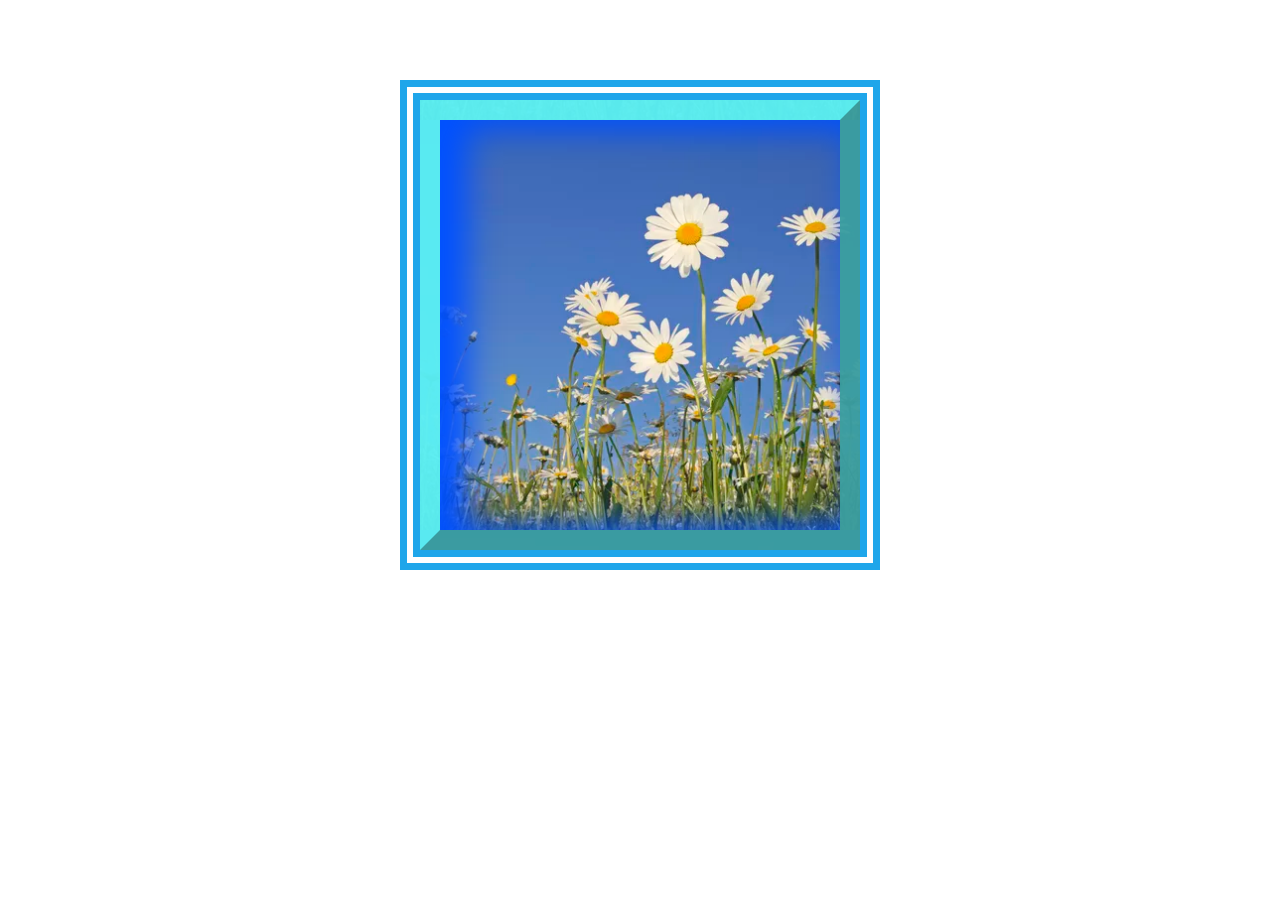
<file: BoxModel/index.html>
<!DOCTYPE html>
<html lang="pt">

<head>
    <meta charset="UTF-8">
    <meta name="viewport" content="width=device-width, initial-scale=1.0">
    <title>Atividade-Box Model</title>
</head>
<style>    
    div {
    height: 400px;
    width: 400px;
    border-width: 20px;
    border-style: outset;
    border-color: rgba(91, 240, 245, 0.96);

     background-image:url(saiba-como-cultivar-margaridas-no-seu-vaso-ou-jardim.webp);
     box-shadow: inset 20px 2px 33px 9px rgb(0, 81, 255);
    background-size: cover;

    padding-top: 10px;
    margin: auto;
    margin-top: 100px;

    outline-width: 20px;
    outline-style: double;
    outline-color: #0fa0e9ee;
    }
</style>

<body>
<div></div>
</body>

</html>
</file>
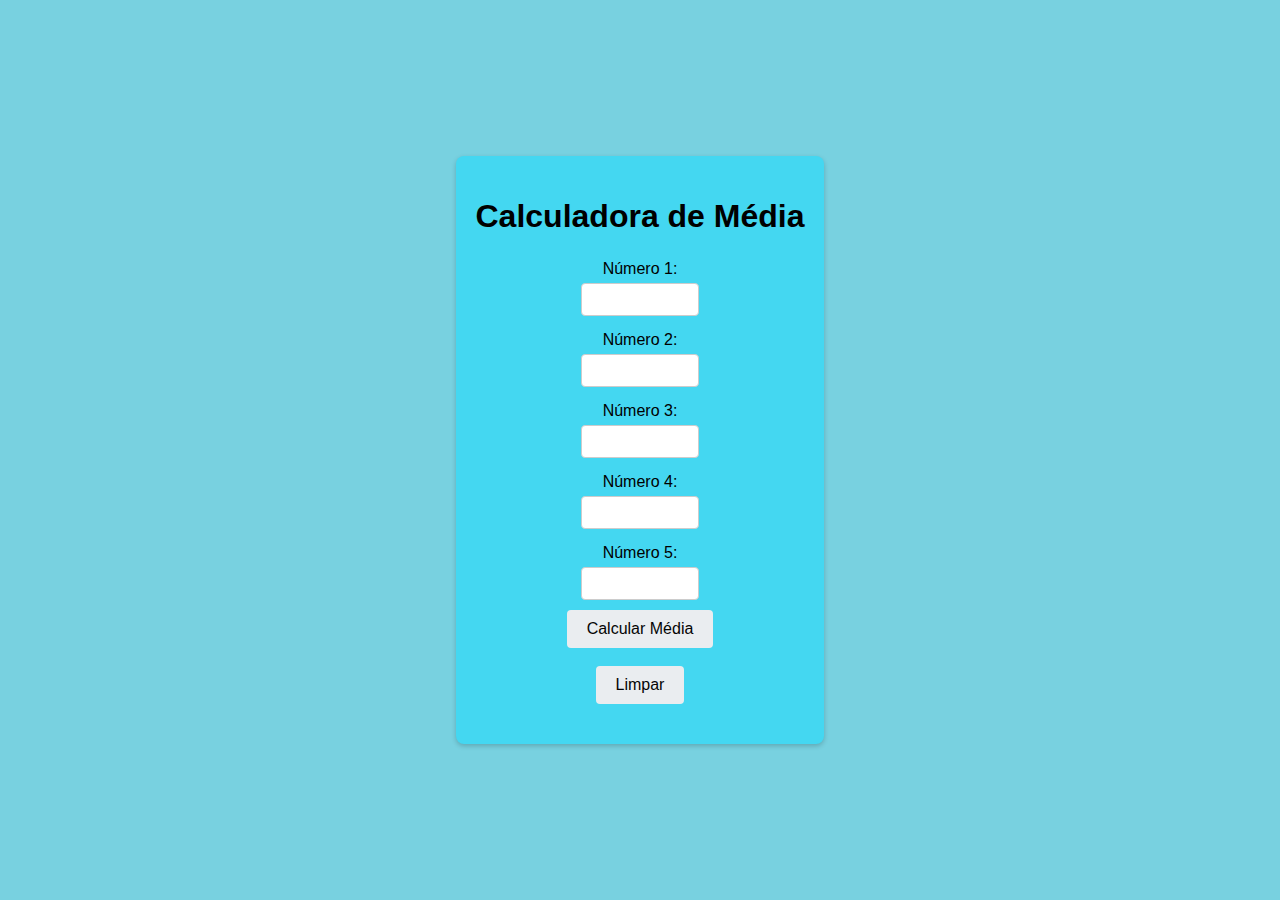
<file: Funcoes/index.html>
<!DOCTYPE html>
<html lang="en">
<head>
    <meta charset="UTF-8">
    <meta name="viewport" content="width=device-width, initial-scale=1.0">
    <title>Calculadora</title>
    <link rel="stylesheet" href="style.css">
</head>
<body>
    <div class="container">
        <h1>Calculadora de Média </h1>
        <form id="mediaForm">
            <label for="num1">Número 1:</label>
            <input type="number" id="num1" required>
            <label for="num2">Número 2:</label>
            <input type="number" id="num2" required>
            <label for="num3">Número 3:</label>
            <input type="number" id="num3" required>
            <label for="num4">Número 4:</label>
            <input type="number" id="num4" required>
            <label for="num5">Número 5:</label>
            <input type="number" id="num5" required>
            <button type="button" onclick="calcularMedia()">Calcular Média</button>
            <br>
            <button class="btnLimpar" type="button" onclick="limparMedia()">Limpar</button>
        </form>
        <p id="resultado"></p>
    </div>
    <script src="script.js"></script>
</body>
</html>
</file>
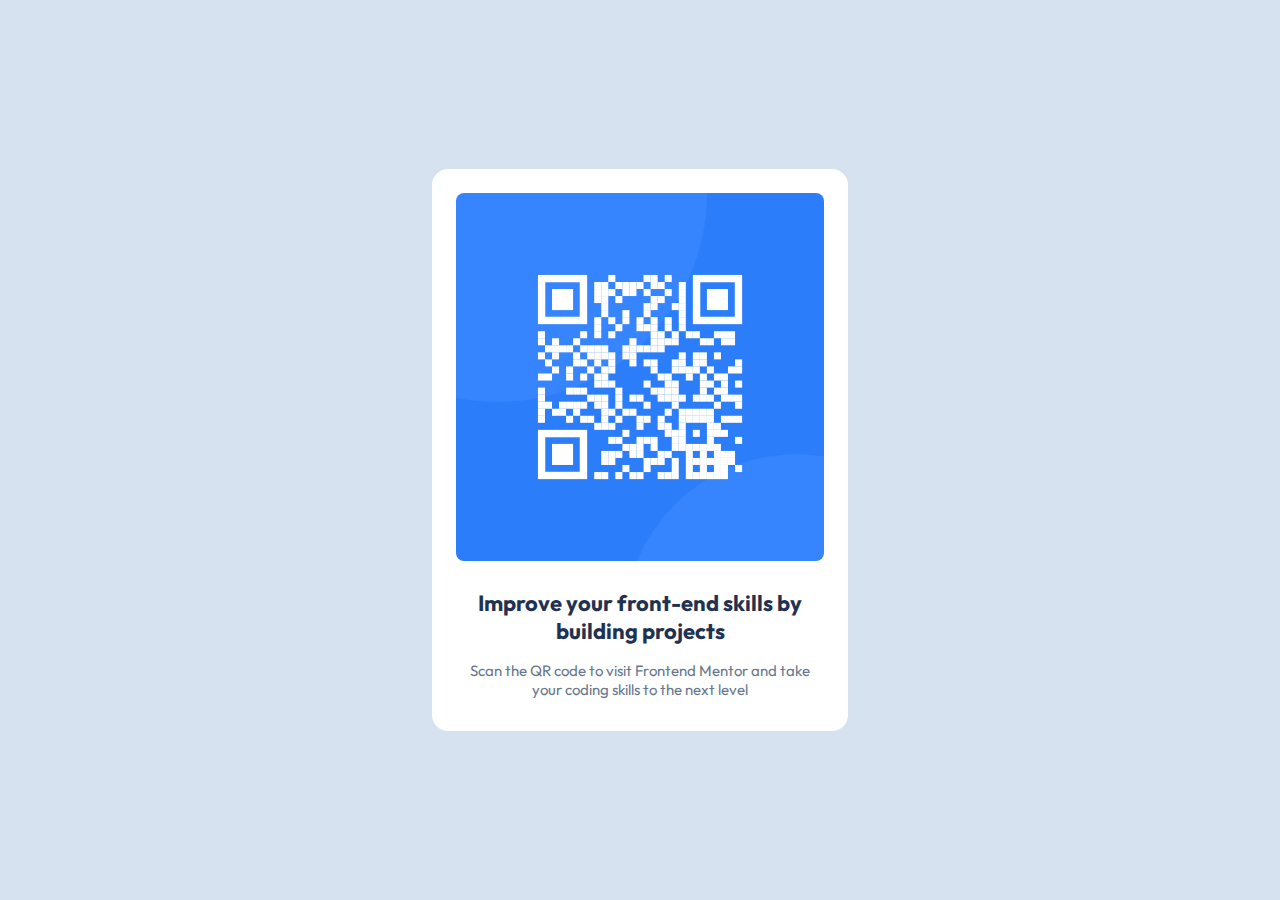
<file: QrCodeDescodificadas/index.html>
<!DOCTYPE html>
<html lang="pt-br">
<head> 
  <link rel="preconnect" href="https://fonts.gstatic.com" crossorigin>
  <meta charset="UTF-8">
  <meta name="viewport" content="width=device-width, initial-scale=1.0">
  <link rel="preconnect" href="https://fonts.googleapis.com">
  <link href="https://fonts.googleapis.com/css2?family=Outfit&display=swap" rel="stylesheet">
  <link rel="icon" type="image/png" sizes="32x32" href="./images/favicon-32x32.png">
  <link rel="stylesheet" href="style.css">
  <title>Frontend Mentor | QR code component</title>

</head>
<body>
<main>
  <img src="images/image-qr-code.png" alt="qr-code">
  <section>
    <h1>Improve your front-end skills by building projects</h1>
    <span class="descripiton">Scan the QR code to visit Frontend Mentor and take your coding skills to the next level</span>
  </section>
</main>
</body>
</html>
</file>
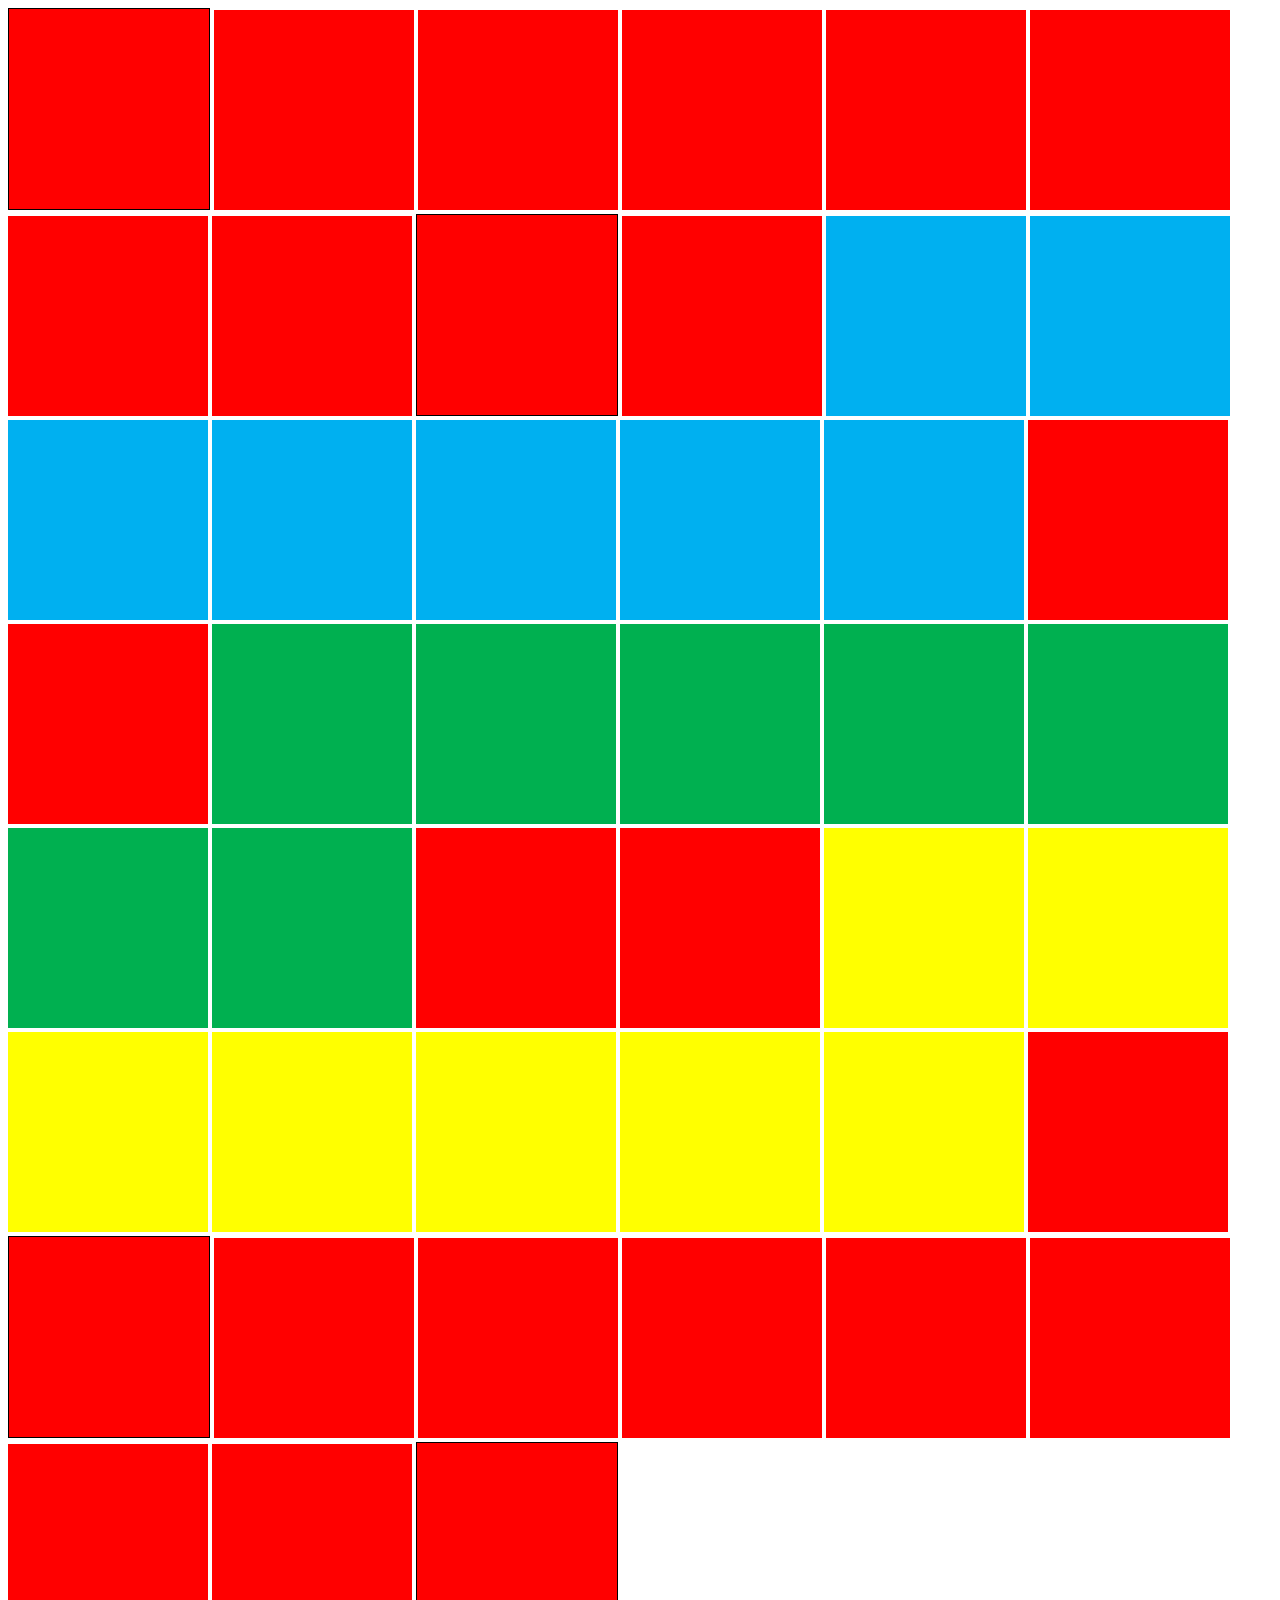
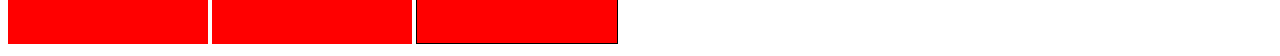
<file: Seletores/index.html>
<!DOCTYPE html>
<html lang="en">

<head>
    <meta charset="UTF-8">
    <meta name="viewport" content="width=device-width, initial-scale=1.0">
    <title>Descodificadas-Seletores</title>
</head>

<body>
    <div class="border"></div>
    <div class="red"></div>
    <div class="red"></div>
    <div class="red"></div>
    <div class="red"></div>
    <div class="red"></div>
    <div class="red"></div>
    <div class="red"></div>
    <div class="border"></div>
    <div class="red"></div>
    <div class="blue"></div>
    <div class="blue"></div>
    <div class="blue"></div>
    <div class="blue"></div>
    <div class="blue"></div>
    <div class="blue"></div>
    <div class="blue"></div>
    <div class="red"></div>
    <div class="red"></div>
    <div class="green"></div>
    <div class="green"></div>
    <div class="green"></div>
    <div class="green"></div>
    <div class="green"></div>
    <div class="green"></div>
    <div class="green"></div>
    <div class="red"></div>
    <div class="red"></div>
    <div class="yellow"></div>
    <div class="yellow"></div>
    <div class="yellow"></div>
    <div class="yellow"></div>
    <div class="yellow"></div>
    <div class="yellow"></div>
    <div class="yellow"></div>
    <div class="red"></div>
    <div class="border"></div>
    <div class="red"></div>
    <div class="red"></div>
    <div class="red"></div>
    <div class="red"></div>
    <div class="red"></div>
    <div class="red"></div>
    <div class="red"></div>
    <div class="border"></div>

</body>
<style>
    div {
        display: inline-block;
        width: 200px;
        height: 200px;
    }

    .border {

        border: 1px solid black;
         
        background-color: red;
    }

    .red {

        background-color: red;
    }

    .blue {

        background-color: #00b0f0;
    }

    .green {

        background-color: #00b050;
    }

    .yellow {

        background-color: #ffff00;
    }
</style>

</html>
</file>
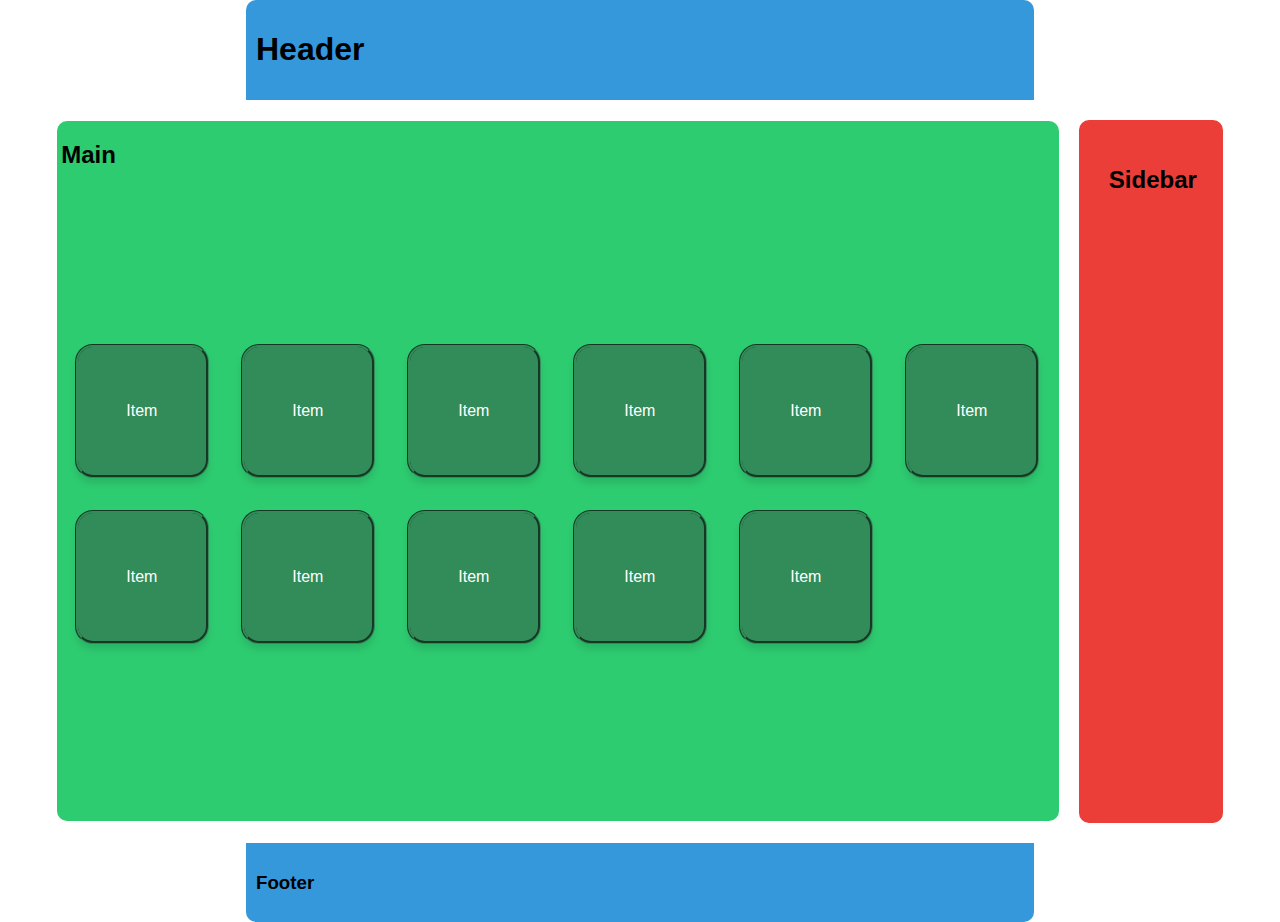
<file: FlexBox/flexbox.html>
<!DOCTYPE html>
<html lang="en">
<head>
<meta charset="UTF-8">
<meta name="viewport" content="width=device-width, initial-scale=1.0">
<title>Flexbox Practice</title>
<link rel="stylesheet" href="style.css">
</head>
<body>
    <header>
        <h1>Header</h1>
    </header>
    <div class="content">
        <main>
            <h2>Main</h2>
            <section class="containercolumn">
            <div class="item">Item</div>
            <div class="item">Item</div>
            <div class="item">Item</div>
            <div class="item">Item</div>
            <div class="item">Item</div>
            <div class="item">Item</div>
            <div class="item">Item</div>
            <div class="item">Item</div>
            <div class="item">Item</div>
            <div class="item">Item</div>
            <div class="item">Item</div>
        </section>
        </main>
        <aside>
            <h2>Sidebar</h2>
        </aside>
    </div>
    <footer>
        <h3>Footer</h3>
    </footer>
</body>
</html>
</file>
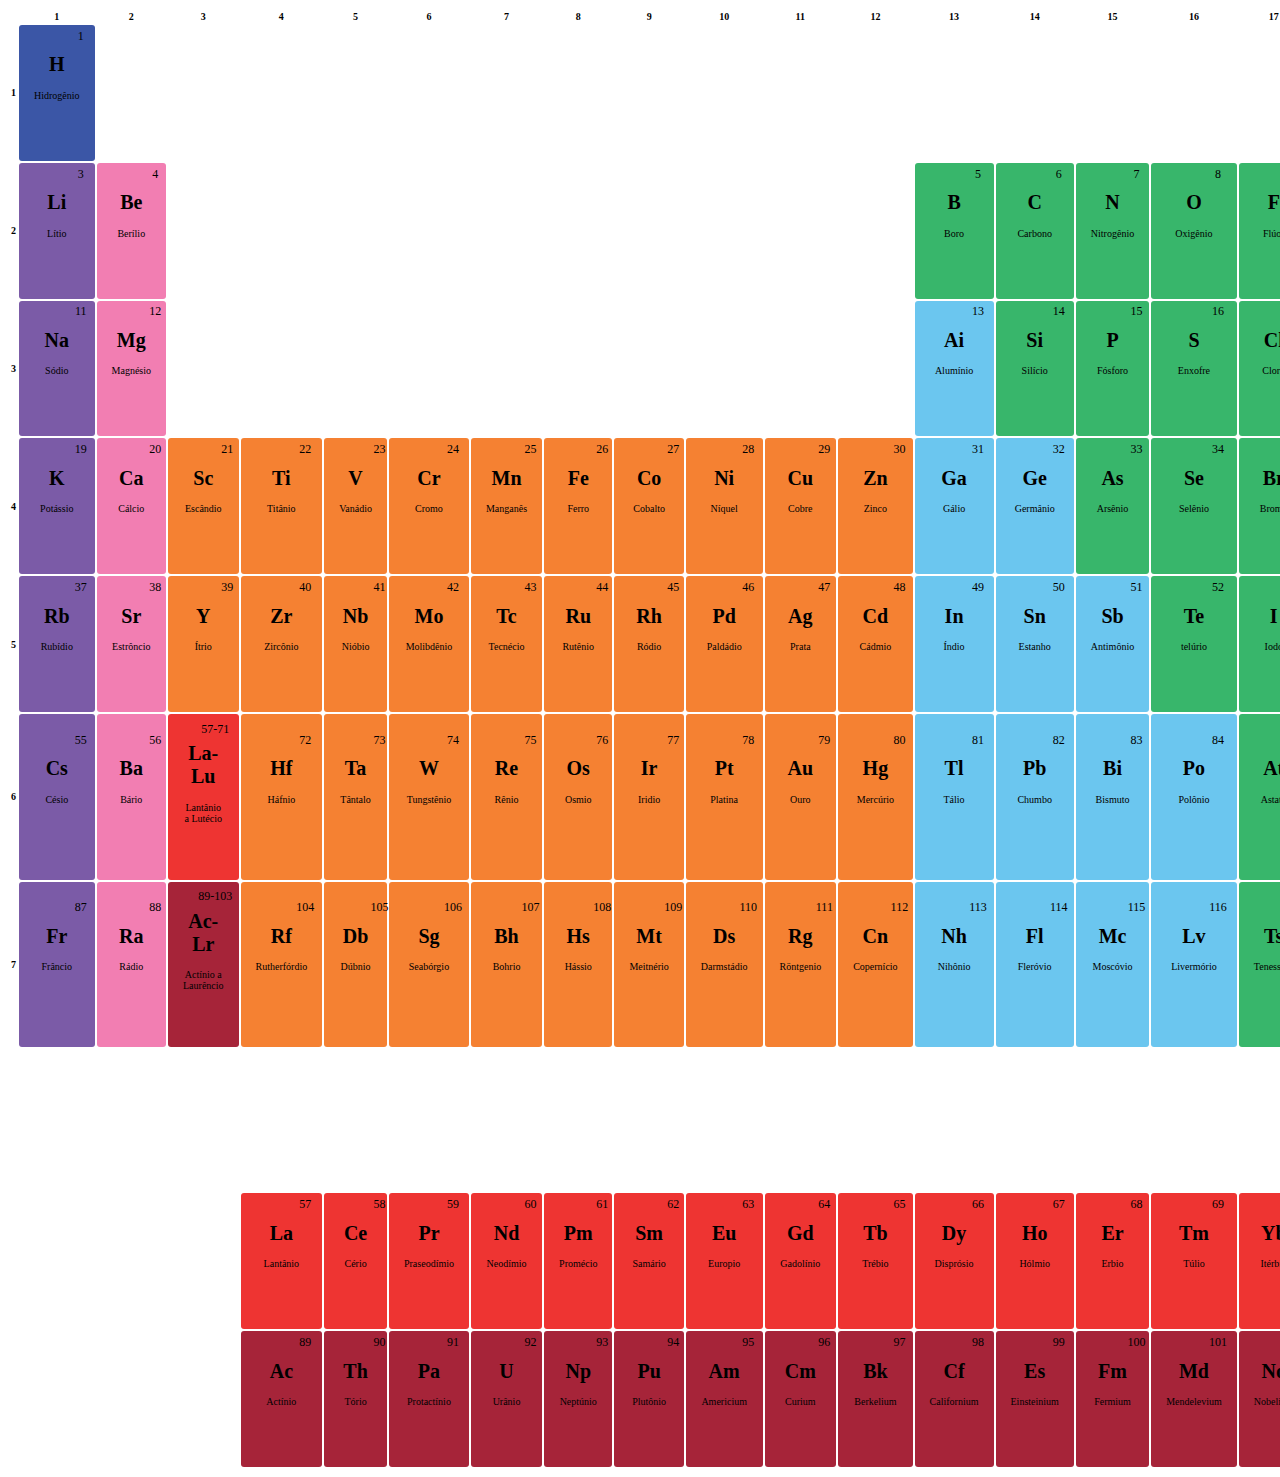
<file: TagTabela/tabela.html>
<!DOCTYPE html>
<html lang="pt-br">
  <head>
    <meta charset="UTF-8" />
    <meta name="viewport" content="width=device-width, initial-scale=1.0" />
    <title>Tabela Periódica</title>
    <link rel="stylesheet" href="style.css"/>
  </head>
  <body>
    <table class="periodic-table">
      <tr>
        <th></th>
        <th>1</th>
        <th>2</th>
        <th>3</th>
        <th>4</th>
        <th>5</th>
        <th>6</th>
        <th>7</th>
        <th>8</th>
        <th>9</th>
        <th>10</th>
        <th>11</th>
        <th>12</th>
        <th>13</th>
        <th>14</th>
        <th>15</th>
        <th>16</th>
        <th>17</th>
        <th>18</th>
      </tr>
      <!-- Linha 1 -->
      <tr>
        <th>1</th>
        <td class="element BlueDark"><h1>H</h1>
            <p>Hidrogênio</p>
            <p class="atomic-number">1</p> 
        </td>
        <td class="element empty"></td>
        <td class="element empty"></td>
        <td class="element empty"></td>
        <td class="element empty"></td>
        <td class="element empty"></td>
        <td class="element empty"></td>
        <td class="element empty"></td>
        <td class="element empty"></td>
        <td class="element empty"></td>
        <td class="element empty"></td>
        <td class="element empty"></td>
        <td class="element empty"></td>
        <td class="element empty"></td>
        <td class="element empty"></td>
        <td class="element empty"></td>
        <td class="element empty"></td>
        <td class="element Yellow"><h1>He</h1>
            <p>Hélio</p>
            <p class="atomic-number">2</p> 
        </td>
      </tr>
      <tr>
        <th>2</th>
        <td class="element Purple"><h1>Li</h1>
            <p>Lítio</p>
            <p class="atomic-number">3</p>
        </td>
        <td class="element Pink"><h1>Be</h1>
            <p>Berílio</p>
            <p class="atomic-number">4</p>
        </td>
        <td class="element empty"></td>
        <td class="element empty"></td>
        <td class="element empty"></td>
        <td class="element empty"></td>
        <td class="element empty"></td>
        <td class="element empty"></td>
        <td class="element empty"></td>
        <td class="element empty"></td>
        <td class="element empty"></td>
        <td class="element empty"></td>
        <td class="element Green">
            <h1>B</h1>
            <p>Boro</p>
            <p class="atomic-number">5</p> 
        </td>
        
        <td class="element Green">
            <h1>C</h1>
            <p>Carbono</p>
            <p class="atomic-number">6</p> 
        </td>
        
        <td class="element Green">
            <h1>N</h1>
            <p>Nitrogênio</p>
            <p class="atomic-number">7</p> 
        </td>
        
        <td class="element Green">
            <h1>O</h1>
            <p>Oxigênio</p>
            <p class="atomic-number">8</p> 
        </td>
        
        <td class="element Green">
            <h1>F</h1>
            <p>Flúor</p>
            <p class="atomic-number">9</p> 
        </td>
        
        <td class="element Yellow">
            <h1>Ne</h1>
            <p>Neônio</p>
            <p class="atomic-number">10</p>
        </td>
      </tr>
      <tr>
        <th>3</th>
        <td class="element Purple">
            <h1>Na</h1>
            <p>Sódio</p>
            <p class="atomic-number">11</p> 
        </td>
        
        <td class="element Pink">
            <h1>Mg</h1>
            <p>Magnésio</p>
            <p class="atomic-number">12</p> 
        </td>        
        <td class="element empty"></td>
        <td class="element empty"></td>
        <td class="element empty"></td>
        <td class="element empty"></td>
        <td class="element empty"></td>
        <td class="element empty"></td>
        <td class="element empty"></td>
        <td class="element empty"></td>
        <td class="element empty"></td>
        <td class="element empty"></td>
        <td class="element Blue">
            <h1>Ai</h1>
            <p>Alumínio</p>
            <p class="atomic-number">13</p> 
        </td>
        
        <td class="element Green">
            <h1>Si</h1>
            <p>Silício</p>
            <p class="atomic-number">14</p> 
        </td>
        
        <td class="element Green">
            <h1>P</h1>
            <p>Fósforo</p>
            <p class="atomic-number">15</p> 
        </td>
        
        <td class="element Green">
            <h1>S</h1>
            <p>Enxofre</p>
            <p class="atomic-number">16</p> 
        </td>
        
        <td class="element Green">
            <h1>Cl</h1>
            <p>Cloro</p>
            <p class="atomic-number">17</p> 
        </td>
        
        <td class="element Yellow">
            <h1>Ar</h1>
            <p>Argônio</p>
            <p class="atomic-number">18</p> 
        </td>
      </tr>
      <tr>
        <th>4</th>
        <td class="element Purple">
            <h1>K</h1>
            <p>Potássio</p>
            <p class="atomic-number">19</p> 
        </td>
        <td class="element Pink">
            <h1>Ca</h1>
            <p>Cálcio</p>
            <p class="atomic-number">20</p> 
        </td>
        <td class="element Orange">
            <h1>Sc</h1>
            <p>Escândio</p>
            <p class="atomic-number">21</p> 
        </td>
        <td class="element Orange">
            <h1>Ti</h1>
            <p>Titânio</p>
            <p class="atomic-number">22</p> 
        </td>
        <td class="element Orange">
            <h1>V</h1>
            <p>Vanádio</p>
            <p class="atomic-number">23</p> 
        </td>
        <td class="element Orange">
            <h1>Cr</h1>
            <p>Cromo</p>
            <p class="atomic-number">24</p> 
        </td>
        <td class="element Orange">
            <h1>Mn</h1>
            <p>Manganês</p>
            <p class="atomic-number">25</p> 
        </td>
        <td class="element Orange">
            <h1>Fe</h1>
            <p>Ferro</p>
            <p class="atomic-number">26</p> 
        </td>
        <td class="element Orange">
            <h1>Co</h1>
            <p>Cobalto</p>
            <p class="atomic-number">27</p> 
        </td>
        <td class="element Orange">
            <h1>Ni</h1>
            <p>Níquel</p>
            <p class="atomic-number">28</p> 
        </td>
        <td class="element Orange">
            <h1>Cu</h1>
            <p>Cobre</p>
            <p class="atomic-number">29</p> 
        </td>
        <td class="element Orange">
            <h1>Zn</h1>
            <p>Zinco</p>
            <p class="atomic-number">30</p> 
        </td>
        <td class="element Blue">
            <h1>Ga</h1>
            <p>Gálio</p>
            <p class="atomic-number">31</p> 
        </td>
        <td class="element Blue">
            <h1>Ge</h1>
            <p>Germânio</p>
            <p class="atomic-number">32</p> 
        </td>
        <td class="element Green">
            <h1>As</h1>
            <p>Arsênio</p>
            <p class="atomic-number">33</p> 
        </td>
        <td class="element Green">
            <h1>Se</h1>
            <p>Selênio</p>
            <p class="atomic-number">34</p> 
        </td>
        <td class="element Green">
            <h1>Br</h1>
            <p>Bromo</p>
            <p class="atomic-number">35</p> 
        </td>
        <td class="element Yellow">
            <h1>Kr</h1>
            <p>Criptônio</p>
            <p class="atomic-number">36</p> 
        </td>
      </tr>
      <tr>
        <th>5</th>
        <td class="element Purple">
            <h1>Rb</h1>
            <p>Rubídio</p>
            <p class="atomic-number">37</p> 
        </td>
        
        <td class="element Pink">
            <h1>Sr</h1>
            <p>Estrôncio</p>
            <p class="atomic-number">38</p> 
        </td>
        
        <td class="element Orange">
            <h1>Y</h1>
            <p>Ítrio</p>
            <p class="atomic-number">39</p> 
        </td>
        
        <td class="element Orange">
            <h1>Zr</h1>
            <p>Zircônio</p>
            <p class="atomic-number">40</p> 
        </td>
        
        <td class="element Orange">
            <h1>Nb</h1>
            <p>Nióbio</p>
            <p class="atomic-number">41</p> 
        </td>
        
        <td class="element Orange">
            <h1>Mo</h1>
            <p>Molibdênio</p>
            <p class="atomic-number">42</p> 
        </td>
        
        <td class="element Orange">
            <h1>Tc</h1>
            <p>Tecnécio</p>
            <p class="atomic-number">43</p> 
        </td>
        
        <td class="element Orange">
            <h1>Ru</h1>
            <p>Rutênio</p>
            <p class="atomic-number">44</p> 
        </td>
        
        <td class="element Orange">
            <h1>Rh</h1>
            <p>Ródio</p>
            <p class="atomic-number">45</p> 
        </td>
        
        <td class="element Orange">
            <h1>Pd</h1>
            <p>Paldádio</p>
            <p class="atomic-number">46</p> 
        </td>
        
        <td class="element Orange">
            <h1>Ag</h1>
            <p>Prata</p>
            <p class="atomic-number">47</p> 
        </td>
        
        <td class="element Orange">
            <h1>Cd</h1>
            <p>Cádmio</p>
            <p class="atomic-number">48</p> 
        </td>
        
        <td class="element Blue">
            <h1>In</h1>
            <p>Índio</p>
            <p class="atomic-number">49</p> 
        </td>
        
        <td class="element Blue">
            <h1>Sn</h1>
            <p>Estanho</p>
            <p class="atomic-number">50</p> 
        </td>
        
        <td class="element Blue">
            <h1>Sb</h1>
            <p>Antimônio</p>
            <p class="atomic-number">51</p> 
        </td>
        
        <td class="element Green">
            <h1>Te</h1>
            <p>telúrio</p>
            <p class="atomic-number">52</p> 
        </td>
        
        <td class="element Green">
            <h1>I</h1>
            <p>Iodo</p>
            <p class="atomic-number">53</p> 
        </td>
        
        <td class="element Yellow">
            <h1>Xe</h1>
            <p>Xenônio</p>
            <p class="atomic-number">54</p> 
        </td>
        
      </tr>
      <tr>
        <th>6</th>
        <td class="element Purple">
            <h1>Cs</h1>
            <p>Césio</p>
            <p class="atomic-number">55</p> 
        </td>
        
        <td class="element Pink">
            <h1>Ba</h1>
            <p>Bário</p>
            <p class="atomic-number">56</p> 
        </td>
        
        <td class="element Red">
            <h1>La-Lu</h1>
            <p>Lantânio a Lutécio</p>
            <p class="atomic-number2">57-71</p> 
        </td>
        
        <td class="element Orange">
            <h1>Hf</h1>
            <p>Háfnio</p>
            <p class="atomic-number">72</p> 
        </td>
        
        <td class="element Orange">
            <h1>Ta</h1>
            <p>Tântalo</p>
            <p class="atomic-number">73</p> 
        </td>
        
        <td class="element Orange">
            <h1>W</h1>
            <p>Tungstênio</p>
            <p class="atomic-number">74</p> 
        </td>
        
        <td class="element Orange">
            <h1>Re</h1>
            <p>Rênio</p>
            <p class="atomic-number">75</p> 
        </td>
        
        <td class="element Orange">
            <h1>Os</h1>
            <p>Osmio</p>
            <p class="atomic-number">76</p> 
        </td>
        
        <td class="element Orange">
            <h1>Ir</h1>
            <p>Iridio</p>
            <p class="atomic-number">77</p> 
        </td>
        
        <td class="element Orange">
            <h1>Pt</h1>
            <p>Platina</p>
            <p class="atomic-number">78</p> 
        </td>
        
        <td class="element Orange">
            <h1>Au</h1>
            <p>Ouro</p>
            <p class="atomic-number">79</p> 
        </td>
        
        <td class="element Orange">
            <h1>Hg</h1>
            <p>Mercúrio</p>
            <p class="atomic-number">80</p> 
        </td>
        
        <td class="element Blue">
            <h1>Tl</h1>
            <p>Tálio</p>
            <p class="atomic-number">81</p> 
        </td>
        
        <td class="element Blue">
            <h1>Pb</h1>
            <p>Chumbo</p>
            <p class="atomic-number">82</p> 
        </td>
        
        <td class="element Blue">
            <h1>Bi</h1>
            <p>Bismuto</p>
            <p class="atomic-number">83</p> 
        </td>
        
        <td class="element Blue">
            <h1>Po</h1>
            <p>Polônio</p>
            <p class="atomic-number">84</p> 
        </td>
        
        <td class="element Green">
            <h1>At</h1>
            <p>Astato</p>
            <p class="atomic-number">85</p> 
        </td>
        
        <td class="element Yellow">
            <h1>Rn</h1>
            <p>Radônio</p>
            <p class="atomic-number">86</p> 
        </td>
        
      </tr>
      <tr>
        <th>7</th>
        <td class="element Purple"><h1>Fr</h1>
            <p>Frâncio</p>
            <p class="atomic-number">87</p>
        </td>
        <td class="element Pink"><h1>Ra</h1>
            <p>Rádio</p>
            <p class="atomic-number">88</p>
        </td>
        <td class="element RedDark"><h1>Ac-Lr</h1>
            <p>Actínio a Laurêncio</p>
            <p class="atomic-number2">89-103</p>
        </td>
        <td class="element Orange"><h1>Rf</h1>
            <p>Rutherfórdio</p>
            <p class="atomic-number">104</p>
        </td>
        <td class="element Orange"><h1>Db</h1>
            <p>Dúbnio</p>
            <p class="atomic-number">105</p>
        </td>
        <td class="element Orange"><h1>Sg</h1>
            <p>Seabórgio</p>
            <p class="atomic-number">106</p>
        </td>
        <td class="element Orange"><h1>Bh</h1>
            <p>Bohrio</p>
            <p class="atomic-number">107</p>
        </td>
        <td class="element Orange"><h1>Hs</h1>
            <p>Hássio</p>
            <p class="atomic-number">108</p>
        </td>
        <td class="element Orange"><h1>Mt</h1>
            <p>Meitnério</p>
            <p class="atomic-number">109</p>
        </td>
        <td class="element Orange"><h1>Ds</h1>
            <p>Darmstádio</p>
            <p class="atomic-number">110</p>
        </td>
        <td class="element Orange"><h1>Rg</h1>
            <p>Röntgenio</p>
            <p class="atomic-number">111</p>
        </td>
        <td class="element Orange"><h1>Cn</h1>
            <p>Copernício</p>
            <p class="atomic-number">112</p>
        </td>
        <td class="element Blue"><h1>Nh</h1>
            <p>Nihônio</p>
            <p class="atomic-number">113</p>
        </td>
        <td class="element Blue"><h1>Fl</h1>
            <p>Fleróvio</p>
            <p class="atomic-number">114</p>
        </td>
        <td class="element Blue"><h1>Mc</h1>
            <p>Moscóvio</p>
            <p class="atomic-number">115</p>
        </td>
        <td class="element Blue"><h1>Lv</h1>
            <p>Livermório</p>
            <p class="atomic-number">116</p>
        </td>
        <td class="element Green"><h1>Ts</h1>
            <p>Tenessino</p>
            <p class="atomic-number">117</p>
        </td>
        <td class="element Yellow"><h1>Og</h1>
            <p>Oganessônio</p>
            <p class="atomic-number">118</p>
        </td>
        
    </tr>
    <tr>
        <th></th>
        <td class="element empty"></td>
        <td class="element empty"></td>
        <td class="element empty"></td>
        <td class="element empty"></td>
        <td class="element empty"></td>
        <td class="element empty"></td>
        <td class="element empty"></td>
        <td class="element empty"></td>
        <td class="element empty"></td>
        <td class="element empty"></td>
        <td class="element empty"></td>
        <td class="element empty"></td>
        <td class="element empty"></td>
        <td class="element empty"></td>
        <td class="element empty"></td>
        <td class="element empty"></td>
        <td class="element empty"></td>
        <td class="element empty"></td>
    </tr>
    <tr>
        <th></th>
        <td class="element empty"></td>
        <td class="element empty"></td>
        <td class="element empty"></td>
        <td class="element empty"></td>
        <td class="element empty"></td>
        <td class="element empty"></td>
        <td class="element empty"></td>
        <td class="element empty"></td>
        <td class="element empty"></td>
        <td class="element empty"></td>
        <td class="element empty"></td>
        <td class="element empty"></td>
        <td class="element empty"></td>
        <td class="element empty"></td>
        <td class="element empty"></td>
        <td class="element empty"></td>
        <td class="element empty"></td>
        <td class="element empty"></td>
    </tr>
    <tr>
        <th></th>
        <td class="element empty"></td>
        <td class="element empty"></td>
        <td class="element empty"></td>
        <td class="element Red"><h1>La</h1>
            <p>Lantânio</p>
            <p class="atomic-number">57</p>
        </td>
        <td class="element Red"><h1>Ce</h1>
            <p>Cério</p>
            <p class="atomic-number">58</p>
        </td>
        <td class="element Red"><h1>Pr</h1>
            <p>Praseodímio</p>
            <p class="atomic-number">59</p>
        </td>
        <td class="element Red"><h1>Nd</h1>
            <p>Neodímio</p>
            <p class="atomic-number">60</p>
        </td>
        <td class="element Red"><h1>Pm</h1>
            <p>Promécio</p>
            <p class="atomic-number">61</p>
        </td>
        <td class="element Red"><h1>Sm</h1>
            <p>Samário</p>
            <p class="atomic-number">62</p>
        </td>
        <td class="element Red"><h1>Eu</h1>
            <p>Europio</p>
            <p class="atomic-number">63</p>
        </td>
        <td class="element Red"><h1>Gd</h1>
            <p>Gadolínio</p>
            <p class="atomic-number">64</p>
        </td>
        <td class="element Red"><h1>Tb</h1>
            <p>Trébio</p>
            <p class="atomic-number">65</p>
        </td>
        <td class="element Red"><h1>Dy</h1>
            <p>Disprósio</p>
            <p class="atomic-number">66</p>
        </td>
        <td class="element Red"><h1>Ho</h1>
            <p>Hólmio</p>
            <p class="atomic-number">67</p>
        </td>
        <td class="element Red"><h1>Er</h1>
            <p>Erbio</p>
            <p class="atomic-number">68</p>
        </td>
        <td class="element Red"><h1>Tm</h1>
            <p>Túlio</p>
            <p class="atomic-number">69</p>
        </td>
        <td class="element Red"><h1>Yb</h1>
            <p>Itérbio</p>
            <p class="atomic-number">70</p>
        </td>
        <td class="element Red"><h1>Lu</h1>
            <p>Lutécio</p>
            <p class="atomic-number">71</p>
        </td>
        
    </tr>
    <tr>
        <th></th>
        <td class="element empty"></td>
        <td class="element empty"></td>
        <td class="element empty"></td>
        <td class="element RedDark"><h1>Ac</h1>
            <p>Actínio</p>
            <p class="atomic-number">89</p>
        </td>
        <td class="element RedDark"><h1>Th</h1>
            <p>Tório</p>
            <p class="atomic-number">90</p>
        </td>
        <td class="element RedDark"><h1>Pa</h1>
            <p>Protactínio</p>
            <p class="atomic-number">91</p>
        </td>
        <td class="element RedDark"><h1>U</h1>
            <p>Urânio</p>
            <p class="atomic-number">92</p>
        </td>
        <td class="element RedDark"><h1>Np</h1>
            <p>Neptúnio</p>
            <p class="atomic-number">93</p>
        </td>
        <td class="element RedDark"><h1>Pu</h1>
            <p>Plutônio</p>
            <p class="atomic-number">94</p>
        </td>
        <td class="element RedDark"><h1>Am</h1>
            <p>Americium</p>
            <p class="atomic-number">95</p>
        </td>
        <td class="element RedDark"><h1>Cm</h1>
            <p>Curium</p>
            <p class="atomic-number">96</p>
        </td>
        <td class="element RedDark"><h1>Bk</h1>
            <p>Berkelium</p>
            <p class="atomic-number">97</p>
        </td>
        <td class="element RedDark"><h1>Cf</h1>
            <p>Californium</p>
            <p class="atomic-number">98</p>
        </td>
        <td class="element RedDark"><h1>Es</h1>
            <p>Einsteinium</p>
            <p class="atomic-number">99</p>
        </td>
        <td class="element RedDark"><h1>Fm</h1>
            <p>Fermium</p>
            <p class="atomic-number">100</p>
        </td>
        <td class="element RedDark"><h1>Md</h1>
            <p>Mendelevium</p>
            <p class="atomic-number">101</p>
        </td>
        <td class="element RedDark"><h1>No</h1>
            <p>Nobelium</p>
            <p class="atomic-number">102</p>
        </td>
        <td class="element RedDark"><h1>Lr</h1>
            <p>Lawrencium</p>
            <p class="atomic-number">103</p>
        </td>
        
    </tr>
    </table>
  </body>
</html>
</file>
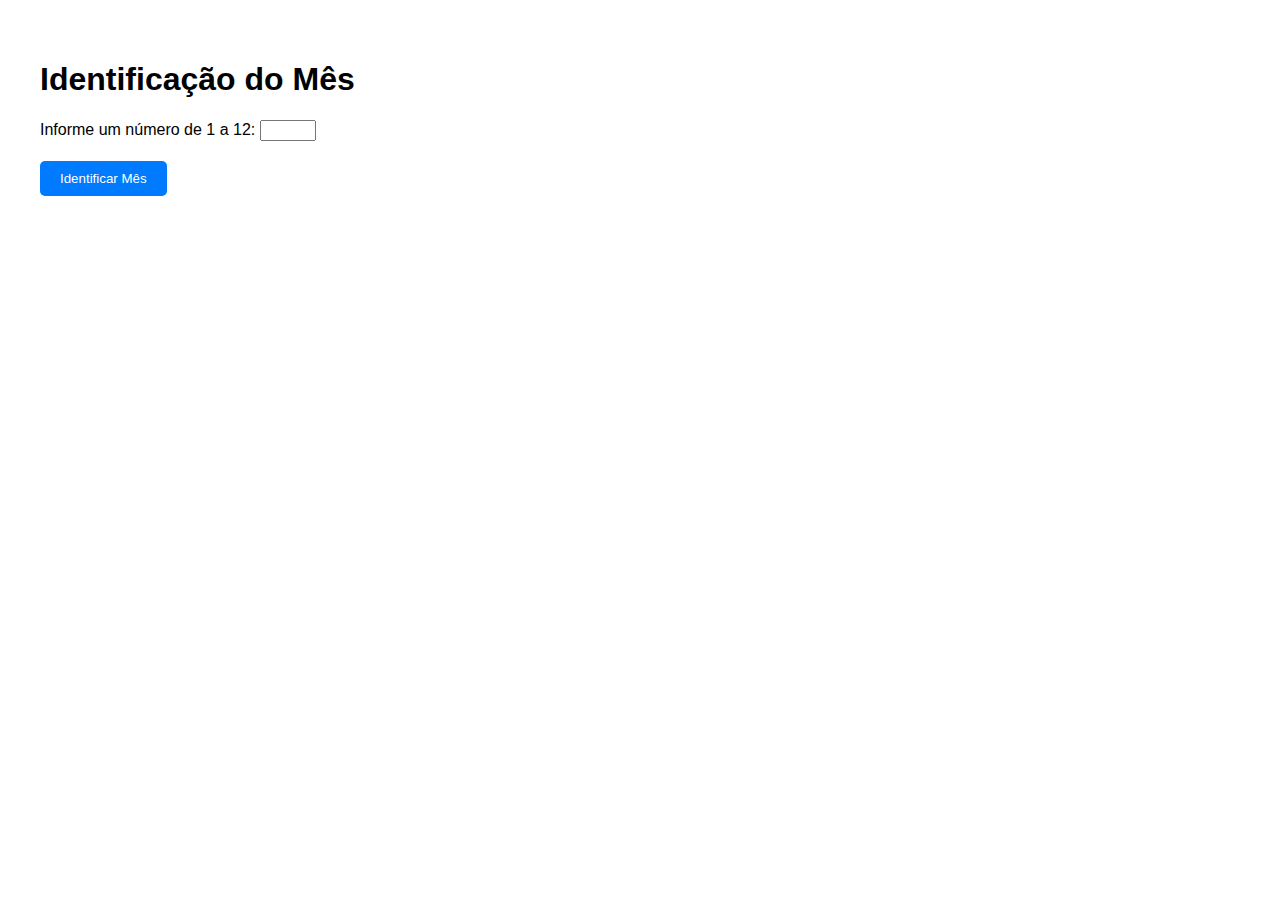
<file: ComandosControleDecisão/IdentificacaoMes/mes.html>
<!DOCTYPE html>
<html lang="en">
<head>
    <meta charset="UTF-8">
    <meta name="viewport" content="width=device-width, initial-scale=1.0">
    <title>Identificação do Mês</title>
    <link rel="stylesheet" href="mes.css">
</head>
<body>
    <h1>Identificação do Mês</h1>
    <form id="mesForm">
        <label for="mes">Informe um número de 1 a 12:</label>
        <input type="number" id="mes" min="1" max="12" required>
        <br>
        <button type="button" onclick="identificarMes()">Identificar Mês</button>
    </form>
    <p id="resultado"></p>

    <script src="mes.js"></script>
</body>
</html>
</file>
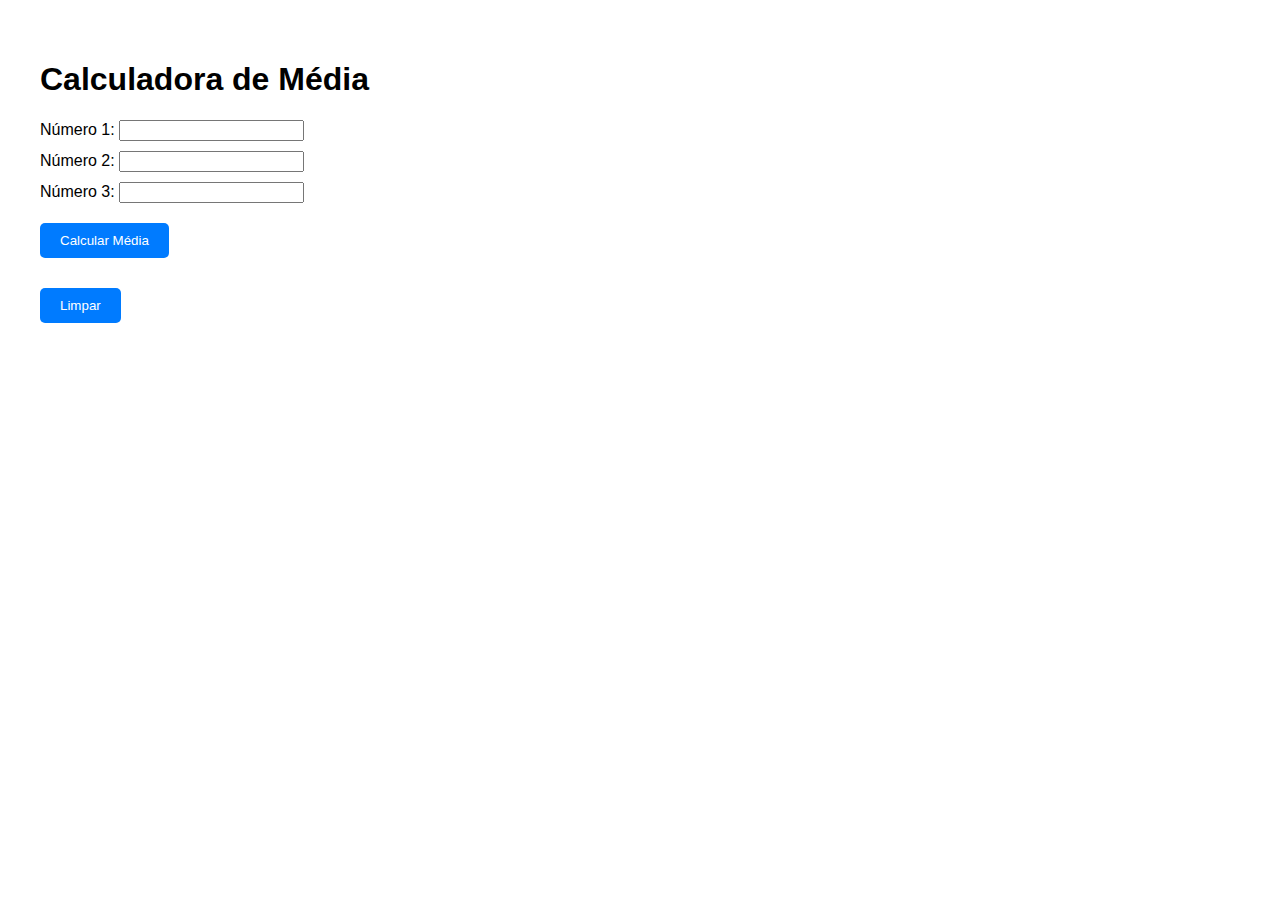
<file: ComandosControleDecisão/mediadetres/media.html>
<!DOCTYPE html>
<html lang="en">
<head>
    <meta charset="UTF-8">
    <meta name="viewport" content="width=device-width, initial-scale=1.0">
    <title>Calculadora de Média</title>
    <link rel="stylesheet" href="media.css">
</head>
<body>
    <h1>Calculadora de Média</h1>
    <form id="mediaForm">
        <label for="num1">Número 1:</label>
        <input type="number" id="num1" required>
        <br>
        <label for="num2">Número 2:</label>
        <input type="number" id="num2" required>
        <br>
        <label for="num3">Número 3:</label>
        <input type="number" id="num3" required>
        <br>
        <button type="button" onclick="calcularMedia()">Calcular Média</button>
    </form>
    <p id="resultado"></p>
    <button class="btnLimpar" type="button" onclick="limparMedia()">Limpar</button>
    <script src="media.js"></script>
</body>
</html>
</file>
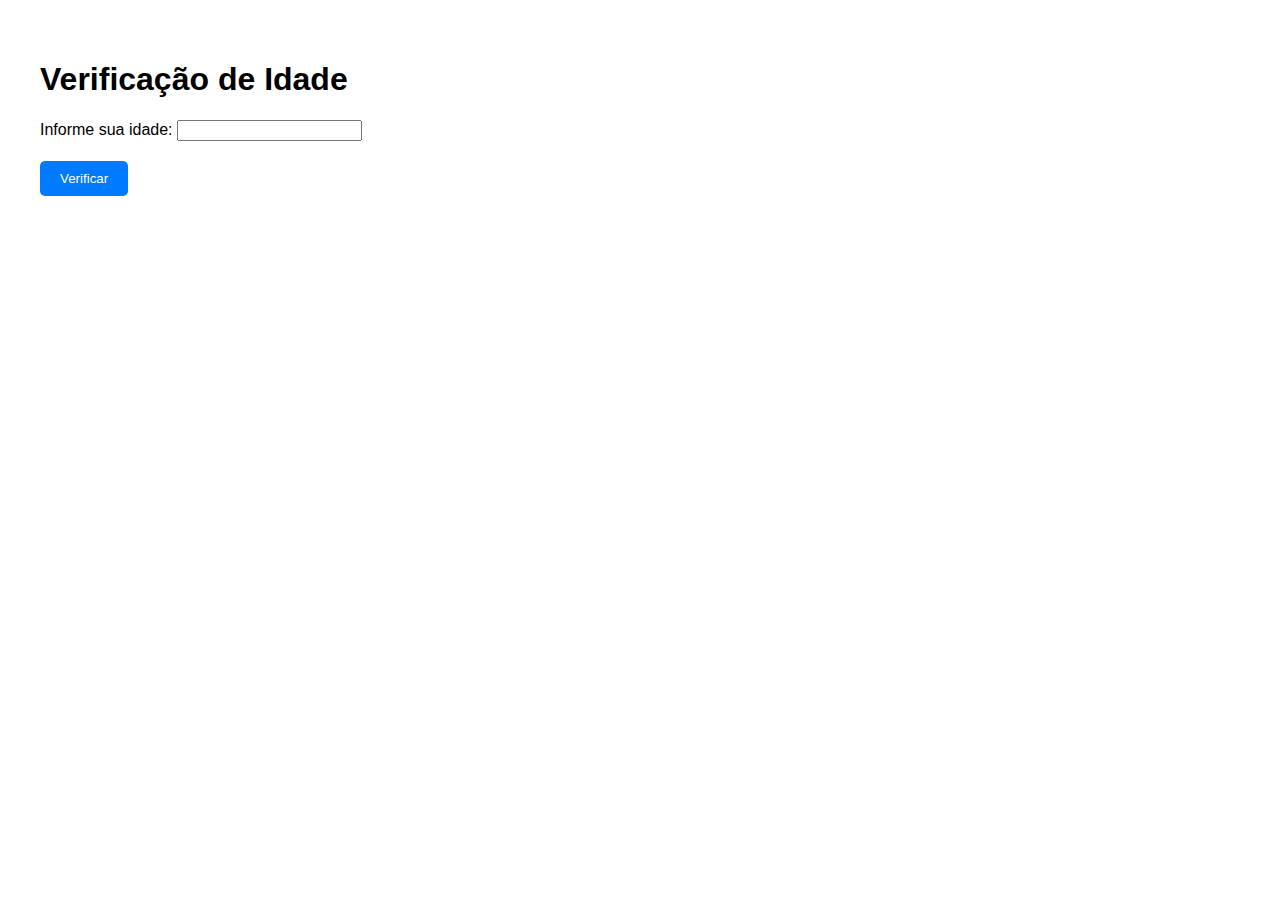
<file: ComandosControleDecisão/verificacaoIdade/idade.html>
<!DOCTYPE html>
<html lang="en">
<head>
    <meta charset="UTF-8">
    <meta name="viewport" content="width=device-width, initial-scale=1.0">
    <title>Verificação de Idade</title>
    <link rel="stylesheet" href="idade.css">
</head>
<body>
    <h1>Verificação de Idade</h1>
    <form id="idadeForm">
        <label for="idade">Informe sua idade:</label>
        <input type="number" id="idade" required>
        <br>
        <button type="button" onclick="verificarIdade()">Verificar</button>
    </form>
    <script src="idade.js"></script>
</body>
</html>
</file>
<file: Funcoes/style.css>
body {
    font-family: Arial, sans-serif;
    display: flex;
    justify-content: center;
    align-items: center;
    height: 100vh;
    margin: 0;
    background-color: #78d1e0;
}

.container {
    background-color: #44d7f1;
    padding: 20px;
    border-radius: 8px;
    box-shadow: 0 2px 5px rgba(0, 0, 0, 0.2);
    text-align: center;
}

h1 {
    margin-bottom: 20px;
}

form {
    display: flex;
    flex-direction: column;
    align-items: center;
}

label {
    margin: 5px 0;
}

input {
    margin-bottom: 10px;
    padding: 8px;
    width: 100px;
    border-radius: 4px;
    border: 1px solid #ccc;
}

button {
    padding: 10px 20px;
    border: none;
    border-radius: 4px;
    background-color: #eaedf0;
    color: rgb(5, 5, 5);
    cursor: pointer;
    font-size: 16px;
}

.btnLimpar {
    padding: 10px 20px;
    border: none;
    border-radius: 4px;
    background-color: #eaedf0;
    color: rgb(5, 5, 5);
    cursor: pointer;
    font-size: 16px;
}
button:hover {
    background-color: #86c2eb;
}

#resultado {
    margin-top: 20px;
    font-size: 18px;
}
</file>
<file: QrCodeDescodificadas/style.css>
*{
    margin: 0;
    padding: 0;
    box-sizing: border-box;
    text-decoration: none;
    font-family: 'Outfit', sans-serif;
  }

  body{
    background: hsl(212, 45%, 89%);
    width: 100%;
    height: 100vh;
    display: flex;
    align-items: center;
    justify-content: center;
    padding: 1rem;
  }

  main {
    background: hsl(0, 0%, 100%);
    max-width: 416px;
    border-radius: 1rem;
  }

  main img {
    width: 100%;
    border-radius: 2rem;
    padding: 1.5rem;
  }

  main section {
    display: flex;
    align-items: center;
    justify-content: center;
    flex-direction: column;
    padding: 0 2rem;
    /* height 100%; */
    width: 100%;
  }

  main section h1 {
    /* margin-top: 2rem; */
    margin-bottom: 1rem;
    color: hsl(218, 44%, 22%);
    text-align: center;
    font-weight: 700;
    font-size: 22px;
  }

  main section span {
    margin-bottom: 2rem;
    text-align: center;
    font-weight: 400;
    font-size: 15px;
    color: hsl(216, 15%, 48%);
  }
</file>
<file: FlexBox/style.css>
body {
    margin: 0;
    padding: 0;
    font-family: Arial, sans-serif;
    display: flex;
    flex-direction: column;
    min-height: 100vh;
}

header {
    background-color: #3498db;
    padding: 10px;
    border-top-left-radius: 10px;
    border-top-right-radius: 10px;
    align-self: center;
    width: 60%;
}

.content {
    display: flex;
    flex: 1;
    gap: 20px;
    padding: 20px;
    align-self: center;
}

main {
    flex-grow: 1;
    display: flex;
    flex-wrap: nowrap;
    justify-content: space-around;
    background-color: #2ecc71;
    border-radius: 10px;
    gap: 20px;
    align-self: center;
    height: 700px;
}

.containercolumn {
    flex-direction: row;
    max-width: 1000px;
    margin: 0 auto;
    display: flex;
    flex-wrap: wrap;
    align-self: center;
    margin-top: 45px;
    margin-left: -77px;
}

.item {
    width: 6rem;
    margin: 1rem;
    padding: 1rem;
    background-color: #328C59;
    color: white;
    text-align: center;
    border-radius: 18px;
    box-shadow: 0 6px 7px rgba(0, 0, 0, 0.1);
    align-self: center;
    height: 6rem;
    border: solid 3px;
    border-style: groove;
    border-color: #328C59;
    display: flex;
    align-items: center;
    justify-content: space-around;
    align-content: space-between;
    flex-wrap: nowrap;
    flex-direction: column;
}

aside {
    flex: 1;
    background-color: #eb3e38;
    padding: 10px;
    border-radius: 10px;
    padding: 26px;
    height: 651px;
}

footer {
    background-color: #3498db;
    padding: 10px;
    border-bottom-left-radius: 10px;
    border-bottom-right-radius: 10px;
    align-self: center;
    width: 60%;
}

h2 {
    margin-left: 4px;
}
</file>
<file: TagTabela/style.css>
.periodic-table {
    width: 94%;
  }
  
  .periodic-table th, .periodic-table td {
    border: none;
    border-radius: 3px 3px;
    text-align: center;
    font-size: 10px;
  }
  
  .periodic-table td {
    padding: 15px; /* Adiciona espaço apenas nas células td */
  }
  
  .element {
    width: 40px;
    height: 40px;
  }
  
  .empty {
    background-color: #FFFFFF;
  }
  
  .BlueDark {
    background-color: #3b56a6;
  }
  
  .Purple {
    background-color: #7b5ba7;
  }
  
  .Pink {
    background-color: #f27eb2;
  }
  
  .Red {
    background-color: #EE3432;
  }
  
  .RedDark {
    background-color: #A62439;
  }
  
  .Blue {
    background-color: #6BC6EF;
  }
  
  .Orange {
    background-color: #F58132;
  }
  
  .Yellow {
    background-color: #d4ba0e;
  }
  
  .Green {
    background-color: #38b66b;
  }

  .atomic-number {
    position: relative;
    top: -87px; /* Ajusta a posição para cima */
    right: -24px; /* Ajusta a posição para a direita */
    padding: 3px 6px; /* Espaçamento interno */
    border-radius: 3px; /* Borda arredondada */
    font-size: 12px; /* Tamanho da fonte */
}

.atomic-number2 {
    position: relative;
    top: -115px; /* Ajusta a posição para cima */
    right: -12px; /* Ajusta a posição para a direita */
    padding: 1px 2px; /* Espaçamento interno */
    border-radius: 4px; /* Borda arredondada */
    font-size: 12px; /* Tamanho da fonte */
}
</file>
<file: ComandosControleDecisão/IdentificacaoMes/mes.css>
body {
    font-family: Arial, sans-serif;
    margin: 20px;
    padding: 20px;
}

form {
    margin-bottom: 20px;
}

input {
    margin-bottom: 10px;
}

button {
    display: inline-block;
    padding: 10px 20px;
    margin-top: 10px;
    background-color: #007BFF;
    color: white;
    border: none;
    border-radius: 5px;
    cursor: pointer;
}

button:hover {
    background-color: #0056b3;
}

#resultado {
    font-size: 1.2em;
    font-weight: bold;
    margin-top: 20px;
}
</file>
<file: ComandosControleDecisão/mediadetres/media.css>
body {
    font-family: Arial, sans-serif;
    margin: 20px;
    padding: 20px;
}

form {
    margin-bottom: 20px;
}

input {
    margin-bottom: 10px;
}

button {
    display: inline-block;
    padding: 10px 20px;
    margin-top: 10px;
    background-color: #007BFF;
    color: white;
    border: none;
    border-radius: 5px;
    cursor: pointer;
}

button:hover {
    background-color: #0056b3;
}

#resultado {
    font-size: 1.2em;
    font-weight: bold;
    margin-top: 20px;
}
</file>
<file: ComandosControleDecisão/verificacaoIdade/idade.css>
body {
    font-family: Arial, sans-serif;
    margin: 20px;
    padding: 20px;
}

form {
    margin-bottom: 20px;
}

input {
    margin-bottom: 10px;
}

button {
    display: inline-block;
    padding: 10px 20px;
    margin-top: 10px;
    background-color: #007BFF;
    color: white;
    border: none;
    border-radius: 5px;
    cursor: pointer;
}

button:hover {
    background-color: #0056b3;
}
</file>
